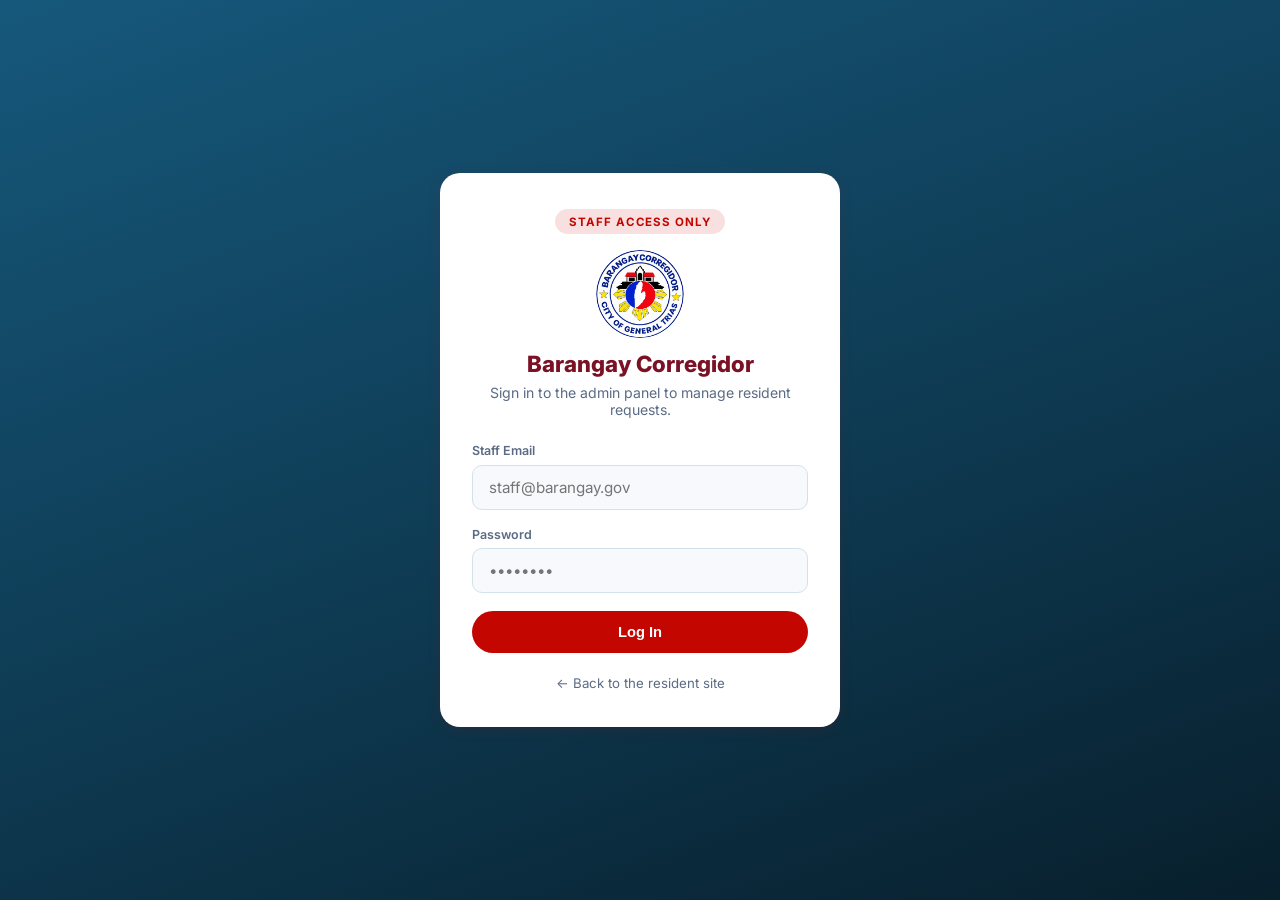
<file: admin-login.html>
<!DOCTYPE html>
<html lang="en">
<head>
  <meta charset="UTF-8">
  <meta name="viewport" content="width=device-width, initial-scale=1.0">
  <title>Staff Login — Barangay Corregidor Admin</title>
  <link rel="icon" type="image/png" href="logo-circle.png">
  <link rel="preconnect" href="https://fonts.googleapis.com">
  <link rel="preconnect" href="https://fonts.gstatic.com" crossorigin>
  <link href="https://fonts.googleapis.com/css2?family=Inter:wght@400;500;600;700;800&display=swap" rel="stylesheet">
  <link rel="stylesheet" href="dashboard.css">
</head>
<body class="no-sidebar">
  <div class="admin-login-wrap">
    <div class="admin-login-card">
      <div class="badge">Staff Access Only</div>
      <img class="admin-login-logo" src="logo-circle.png" alt="Barangay Corregidor Seal">
      <h1>Barangay Corregidor</h1>
      <p class="sub">Sign in to the admin panel to manage resident requests.</p>

      <p class="admin-login-error" id="admin-login-error"></p>

      <form id="admin-login-form">
        <div class="form-group">
          <label>Staff Email</label>
          <input type="email" id="admin-email" placeholder="staff@barangay.gov" required />
        </div>
        <div class="form-group">
          <label>Password</label>
          <input type="password" id="admin-password" placeholder="••••••••" required />
        </div>
        <button type="submit" class="admin-login-submit">Log In</button>
      </form>

      <a href="index.html" class="admin-login-back">← Back to the resident site</a>
    </div>
  </div>

  <script>

    const STAFF_ACCOUNT = { email: 'staff@barangay.gov', password: 'admin123', name: 'Staff Account' };

    document.getElementById('admin-login-form').addEventListener('submit', function (e) {
      e.preventDefault();
      const email = document.getElementById('admin-email').value.trim().toLowerCase();
      const password = document.getElementById('admin-password').value;
      const errorEl = document.getElementById('admin-login-error');
      errorEl.textContent = '';

      if (email !== STAFF_ACCOUNT.email || password !== STAFF_ACCOUNT.password) {
        errorEl.textContent = 'Incorrect staff email or password.';
        return;
      }

      if (localStorage.getItem('userRole') === 'Resident') {
        localStorage.setItem('residentSession', JSON.stringify({
          isLoggedIn: localStorage.getItem('isLoggedIn'),
          userEmail: localStorage.getItem('userEmail'),
          userRole: localStorage.getItem('userRole'),
          userName: localStorage.getItem('userName')
        }));
      }

      localStorage.setItem('isLoggedIn', 'true');
      localStorage.setItem('userEmail', email);
      localStorage.setItem('userRole', 'Staff Account');
      localStorage.setItem('userName', STAFF_ACCOUNT.name);
      window.location.href = 'dashboard.html';
    });
  </script>
</body>
</html>
</file>
<file: dashboard.css>
:root {
  --bg: #ffffff;
  --card: #ffffff;
  --card-border: #d3e2ea;
  --green: #16587b;
  --green-dark: #081f2c;
  --green-light: #84b3ce;
  --gold: #c30600;
  --gold-hover: #e13636;
  --card-accent-border: rgba(195, 6, 0, 0.28);
  --card-accent-shadow: 0 3px 14px rgba(195, 6, 0, 0.1);
  --text: #16324a;
  --text-muted: #5b6b85;
}

* {
  box-sizing: border-box;
}

body {
  margin: 0;
  background-color: var(--bg);
  color: var(--text);
  font-family: 'Inter', system-ui, sans-serif;
  padding-top: 40px;
  padding-left: 310px;
  padding-right: 45px;
  padding-bottom: 40px;
}

body.no-sidebar {
  padding: 0;
}

.sidebar {
  position: fixed;
  background: linear-gradient(160deg, var(--green) 0%, #0e3a52 55%, var(--green-dark) 100%);
  box-shadow: 4px 0 20px rgba(0,0,0,0.15);
  width: 230px;
  padding: 20px 16px;
  padding-right: 25px;
  padding-bottom: 10px;
  top: 0;
  bottom: 0;
  left: 0;
}

.sidebar-header {
  margin: 0;
  padding-top: 8px;
  padding-bottom: 24px;
  display: flex;
  align-items: center;
  gap: 0.6rem;
  color: #ffffff;
  font-size: 12px;
  font-weight: bold;
}

.sidebar-header img {
  height: 40px;
  width: 40px;
  object-fit: contain;
  flex-shrink: 0;
}

.sidebar-header h2 {
  margin: 0;
  font-size: 1.1rem;
  font-weight: 800;
  color: #ffffff;
}

.sidebar-subtitle {
  padding-top: 6px;
  display: block;
  color: var(--gold);
  text-transform: uppercase;
  letter-spacing: 0.08em;
  font-size: 11px;
  font-weight: 700;
}

ul {
  list-style-type: none;
  margin: 0;
  padding: 0;
}

.sidebar-menu {
  display: flex;
  flex-direction: column;
  gap: 2px;
}

.sidebar-link {
  display: block;
  text-decoration: none;
  font-weight: 600;
  font-size: 0.9rem;
  color: rgba(255,255,255,0.75);
  padding: 10px 12px;
  border-radius: 8px;
  transition: background-color 0.15s ease, color 0.15s ease, opacity 0.15s ease;
}

.selected-link {
  background-color: rgba(195, 6, 0, 0.16);
  color: var(--gold);
}

.sidebar-link:hover {
  opacity: 1;
  background-color: rgba(255,255,255,0.06);
}

.selected-link:hover {
  background-color: rgba(195, 6, 0, 0.22);
}

.sidebar-footer {
  position: fixed;
  width: 198px;
  bottom: 30px;
  display: block;
  border-top: 1px solid rgba(255,255,255,0.14);
  padding-top: 16px;
}

.sidebar-login {
  display: block;
  color: rgba(255,255,255,0.55);
  margin: 0;
  font-size: 12px;
}

.sidebar-role {
  display: block;
  color: #ffffff;
  font-size: 14px;
  margin-top: 2px;
}

.sidebar-logout-btn {
  display: inline-flex;
  align-items: center;
  gap: 6px;
  margin-top: 12px;
  padding: 8px 16px;
  border: 1.5px solid rgba(195, 6, 0, 0.5);
  border-radius: 999px;
  font-weight: 700;
  font-size: 0.8rem;
  color: var(--gold);
  cursor: pointer;
  background-color: transparent;
  transition: background-color 0.15s ease, border-color 0.15s ease;
}

.resident-site-link {
  display: block;
  margin-top: 12px;
  color: rgba(255,255,255,0.72);
  font-size: 0.8rem;
  font-weight: 600;
  text-decoration: none;
}

.resident-site-link:hover {
  color: #ffffff;
}

.sidebar-logout-btn:hover {
  background-color: rgba(195, 6, 0, 0.12);
  border-color: var(--gold);
  color: var(--gold);
}

.board-header {
  display: flex;
  justify-content: space-between;
  align-items: center;
  background-color: var(--card);
  border: 1px solid var(--card-border);
  border-radius: 16px;
  box-shadow: 0 2px 12px rgba(22,88,123,0.06);
  padding: 24px 28px;
}

.request-overview {
  margin: 0;
  text-transform: uppercase;
  letter-spacing: 0.01em;
  padding-top: 0;
  font-size: 1.6rem;
  font-weight: 800;
  color: var(--text);
}

.request-desc {
  margin: 0;
  display: block;
  padding-top: 8px;
  color: var(--text-muted);
  font-size: 0.95rem;
}

.board-search {
  border-style: solid;
  border-color: var(--card-border);
  border-width: 1px;
  border-radius: 999px;
  height: 38px;
  width: 210px;
  padding-left: 40px;
  background-color: #f7f9fc;
  background-image: url("data:image/svg+xml,%3Csvg xmlns='http://www.w3.org/2000/svg' width='15' height='15' fill='none' stroke='%235b6b85' stroke-width='2' viewBox='0 0 24 24'%3E%3Ccircle cx='11' cy='11' r='7'/%3E%3Cpath d='M21 21l-4.3-4.3'/%3E%3C/svg%3E");
  background-repeat: no-repeat;
  background-position: 16px center;
  color: var(--text);
  font-family: inherit;
  font-size: 0.9rem;
  transition: border-color 0.15s ease, background-color 0.15s ease;
}

.board-search::placeholder {
  color: #93a0b8;
}

.board-search:focus {
  outline: none;
  border-color: var(--green-light);
  background-color: #ffffff;
}

.dash-data-container {
  display: flex;
  justify-content: space-between;
  align-items: center;
  gap: 20px;
  margin-top: 30px;
  padding-bottom: 30px;
}

.dash-data {
  flex: 1 1 0;
  padding: 18px 20px;
  color: var(--text);
  background-color: var(--card);
  border-radius: 16px;
  border: 1px solid var(--card-border);
  border-left: 4px solid var(--card-border);
  box-shadow: 0 2px 12px rgba(22,88,123,0.06);
}

.dash-data--pending {
  border-left-color: var(--gold);
}

.dash-data--processing {
  border-left-color: #7c3aed;
}

.dash-data--ready {
  border-left-color: #1b8a4a;
}

.dash-text {
  display: block;
  padding-bottom: 8px;
  font-size: 30px;
  font-weight: 800;
  color: var(--text);
}

.selected-text {
  color: var(--gold);
}

.dash-desc {
  display: block;
  color: var(--text-muted);
  font-size: 14px;
}

.requests-container {
  background-color: var(--card);
  border-radius: 16px;
  border: 1px solid var(--card-border);
  box-shadow: 0 2px 12px rgba(22,88,123,0.06);
  height: 450px;
  display: flex;
  flex-direction: column;
}

.requests-header {
  display: flex;
  justify-content: space-between;
  align-items: center;
  padding: 20px 20px 15px;
}

.requests-header .header {
  color: var(--text);
  font-size: 1.15rem;
  font-weight: 800;
  margin: 0;
}

.requests-header .view-all {
  display: inline-flex;
  align-items: center;
  text-decoration: none;
  color: var(--gold);
  font-weight: 600;
  font-size: 0.85rem;
  border: 1.5px solid var(--card-border);
  border-radius: 999px;
  padding: 6px 16px;
  transition: border-color 0.15s ease, background-color 0.15s ease;
}

.requests-header .view-all:hover {
  border-color: var(--gold);
  background-color: rgba(195, 6, 0, 0.08);
  color: var(--gold-hover);
}

.requests-table, .requests-row, .requests-cell {
  border-top: 1px solid var(--card-border);
  border-collapse: collapse;
  flex-grow: 1;
  text-align: left;
}

.requests-cell {
  padding: 12px 20px;
  color: var(--text-muted);
  font-size: 0.9rem;
}

.requests-resident {
  color: var(--text);
  font-weight: 700;
}

.requests-row .chip {
  position: relative;
  background-color: white;
  border-radius: 16px;
  padding: 8px;
  padding-left: 30px;
  padding-right: 16px;
  font-weight: bold;
  font-size: 0.82rem;
}

.requests-row .chip::before {
  position: absolute;
  background-color: black;
  width: 10px;
  height: 10px;
  top: 12px;
  left: 12px;
  border-radius: 50%;
  content: '';
}

.requests-row .chip.pending {
  color: #6b7aa1;
  background-color: rgba(183, 193, 222, 0.25);
}

.requests-row .chip.pending::before {
  background-color: #6b7aa1;
}

.requests-row .chip.processing {
  color: #7c3aed;
  background-color: rgba(124, 58, 237, 0.12);
}

.requests-row .chip.processing::before {
  background-color: #7c3aed;
}

.requests-row .chip.ready {
  color: var(--gold-hover);
  background-color: rgba(195, 6, 0, 0.14);
}

.requests-row .chip.ready::before {
  background-color: var(--gold);
}

.requests-row .chip.released {
  color: #1b8a4a;
  background-color: rgba(27, 138, 74, 0.14);
}

.requests-row .chip.released::before {
  background-color: #1b8a4a;
}

.requests-row .view {
  display: inline-flex;
  align-items: center;
  color: #ffffff;
  text-decoration: none;
  font-weight: 600;
  font-size: 0.8rem;
  white-space: nowrap;
  background-color: var(--gold);
  border: 1.5px solid rgba(195, 6, 0, 0.4);
  border-radius: 999px;
  padding: 5px 14px;
  transition: background-color 0.15s ease, border-color 0.15s ease, color 0.15s ease;
}

.requests-row .view:hover {
  background-color: #a80500;
  border-color: var(--gold);
  color: #ffffff;
}

.view-cell {
  display: flex;
  align-items: center;
  justify-content: space-between;
  gap: 12px;
  padding-right: 20px;
}


.modal-overlay {
  position: fixed;
  inset: 0;
  background: rgba(8,31,44,0.65);
  backdrop-filter: blur(3px);
  display: flex;
  align-items: center;
  justify-content: center;
  padding: 24px;
  opacity: 0;
  pointer-events: none;
  transition: opacity 0.18s ease;
  z-index: 1000;
}

.modal-overlay.open {
  opacity: 1;
  pointer-events: auto;
}

.modal {
  width: 100%;
  max-width: 480px;
  max-height: 86vh;
  overflow-y: auto;
  background: var(--card);
  border: 1px solid var(--card-border);
  border-radius: 18px;
  box-shadow: 0 20px 60px rgba(8,31,44,0.35);
}

.modal-head {
  display: flex;
  align-items: center;
  justify-content: space-between;
  gap: 1rem;
  padding: 1.3rem 1.5rem;
  border-bottom: 1px solid var(--card-border);
  position: sticky;
  top: 0;
  background: var(--card);
}

.modal-head h2 {
  font-size: 1.1rem;
  color: var(--text);
  margin: 0;
}

.modal-close {
  width: 30px;
  height: 30px;
  border-radius: 50%;
  border: none;
  background: #eef2f8;
  color: var(--text-muted);
  cursor: pointer;
  font-size: 0.85rem;
}

.modal-close:hover {
  background: #dfe6ec;
  color: var(--text);
}

.modal-body {
  padding: 1.2rem 1.5rem 1.6rem;
}

.modal-row {
  display: flex;
  justify-content: space-between;
  gap: 1rem;
  padding: 11px 0;
  border-bottom: 1px solid var(--card-border);
  font-size: 0.87rem;
}

.modal-row:last-of-type {
  border-bottom: none;
}

.modal-row span {
  color: var(--text-muted);
}

.modal-row strong {
  color: var(--text);
  font-weight: 600;
  text-align: right;
}

.verify-banner {
  display: flex;
  align-items: center;
  gap: 8px;
  padding: 0.65rem 0.9rem;
  border-radius: 10px;
  font-size: 0.82rem;
  font-weight: 600;
  margin-bottom: 1rem;
}

.verify-banner.verified {
  background: rgba(27,138,74,0.12);
  color: #1b8a4a;
}

.verify-banner.unverified {
  background: rgba(220,38,38,0.1);
  color: #dc2626;
}

.modal-actions {
  display: flex;
  gap: 10px;
  margin-top: 1.4rem;
}

.btn-accept, .btn-reject, .btn-status {
  flex: 1;
  padding: 11px 16px;
  border-radius: 999px;
  font-weight: 700;
  font-size: 0.85rem;
  cursor: pointer;
  border: none;
  transition: opacity 0.15s ease, background-color 0.15s ease;
}

.btn-accept {
  background: #1b8a4a;
  color: #ffffff;
}

.btn-accept:hover { background: #157038; }

.btn-reject {
  background: transparent;
  color: #dc2626;
  border: 1.5px solid rgba(220,38,38,0.4);
}

.btn-reject:hover {
  background: rgba(220,38,38,0.08);
  border-color: #dc2626;
}

.btn-status {
  background: var(--card);
  color: var(--text);
  border: 1.5px solid var(--card-border);
}

.btn-status:hover {
  border-color: var(--green);
  color: var(--green);
}

.btn-status.current {
  background: var(--green);
  color: #ffffff;
  border-color: var(--green);
  cursor: default;
}

.empty-state {
  color: var(--text-muted);
  font-size: 0.9rem;
  padding: 2.5rem 1rem;
  text-align: center;
}


.admin-login-wrap {
  min-height: 100vh;
  display: flex;
  align-items: center;
  justify-content: center;
  padding: 2rem;
  background: linear-gradient(160deg, var(--green) 0%, #0e3a52 55%, var(--green-dark) 100%);
}

.admin-login-card {
  width: 100%;
  max-width: 400px;
  background: var(--card);
  border-radius: 20px;
  padding: 2.25rem 2rem;
  box-shadow: 0 20px 60px rgba(8,31,44,0.4);
  text-align: center;
}

.admin-login-card .badge {
  display: inline-block;
  padding: 0.35rem 0.9rem;
  border-radius: 999px;
  background: rgba(195,6,0,0.12);
  color: var(--gold);
  font-size: 0.72rem;
  font-weight: 700;
  letter-spacing: 0.08em;
  text-transform: uppercase;
  margin-bottom: 1rem;
}

.admin-login-logo {
  display: block;
  width: 88px;
  height: 88px;
  margin: 0 auto 0.75rem;
  object-fit: contain;
  border-radius: 50%;
}

.admin-login-card h1 {
  font-size: 1.4rem;
  font-weight: 800;
  color: #7a1125;
  margin: 0 0 0.4rem;
}

.admin-login-card p.sub {
  color: var(--text-muted);
  font-size: 0.88rem;
  margin: 0 0 1.6rem;
}

.admin-login-card .form-group {
  text-align: left;
  margin-bottom: 1.1rem;
}

.admin-login-card label {
  display: block;
  font-size: 0.78rem;
  font-weight: 600;
  color: var(--text-muted);
  margin-bottom: 0.4rem;
}

.admin-login-card input {
  width: 100%;
  padding: 0.75rem 1rem;
  border-radius: 10px;
  border: 1px solid var(--card-border);
  background: #f7f9fc;
  color: var(--text);
  font-family: inherit;
  font-size: 0.95rem;
}

.admin-login-card input:focus {
  outline: none;
  border-color: var(--green-light);
  background: #ffffff;
}

.admin-login-submit {
  width: 100%;
  padding: 0.8rem;
  border-radius: 999px;
  border: none;
  background: var(--gold);
  color: #ffffff;
  font-weight: 700;
  font-size: 0.92rem;
  cursor: pointer;
  transition: background-color 0.15s ease;
}

.admin-login-submit:hover {
  background: var(--gold-hover);
}

.admin-login-error {
  background: rgba(220,38,38,0.08);
  border: 1px solid rgba(220,38,38,0.3);
  color: #dc2626;
  border-radius: 10px;
  padding: 0.6rem 0.9rem;
  font-size: 0.82rem;
  margin-bottom: 1.1rem;
  display: none;
}

.admin-login-error:not(:empty) {
  display: block;
}

.admin-login-back {
  display: block;
  margin-top: 1.4rem;
  font-size: 0.83rem;
  color: var(--text-muted);
  text-decoration: none;
}

.admin-login-back:hover {
  color: var(--green);
}

.board-header,
.dash-data,
.requests-container,
.modal,
.admin-login-card {
  border-color: var(--card-accent-border);
  box-shadow: var(--card-accent-shadow);
}

.dash-data--pending {
  border-left-color: var(--gold);
}

.dash-data--processing {
  border-left-color: #7c3aed;
}

.dash-data--ready {
  border-left-color: #1b8a4a;
}
</file>
